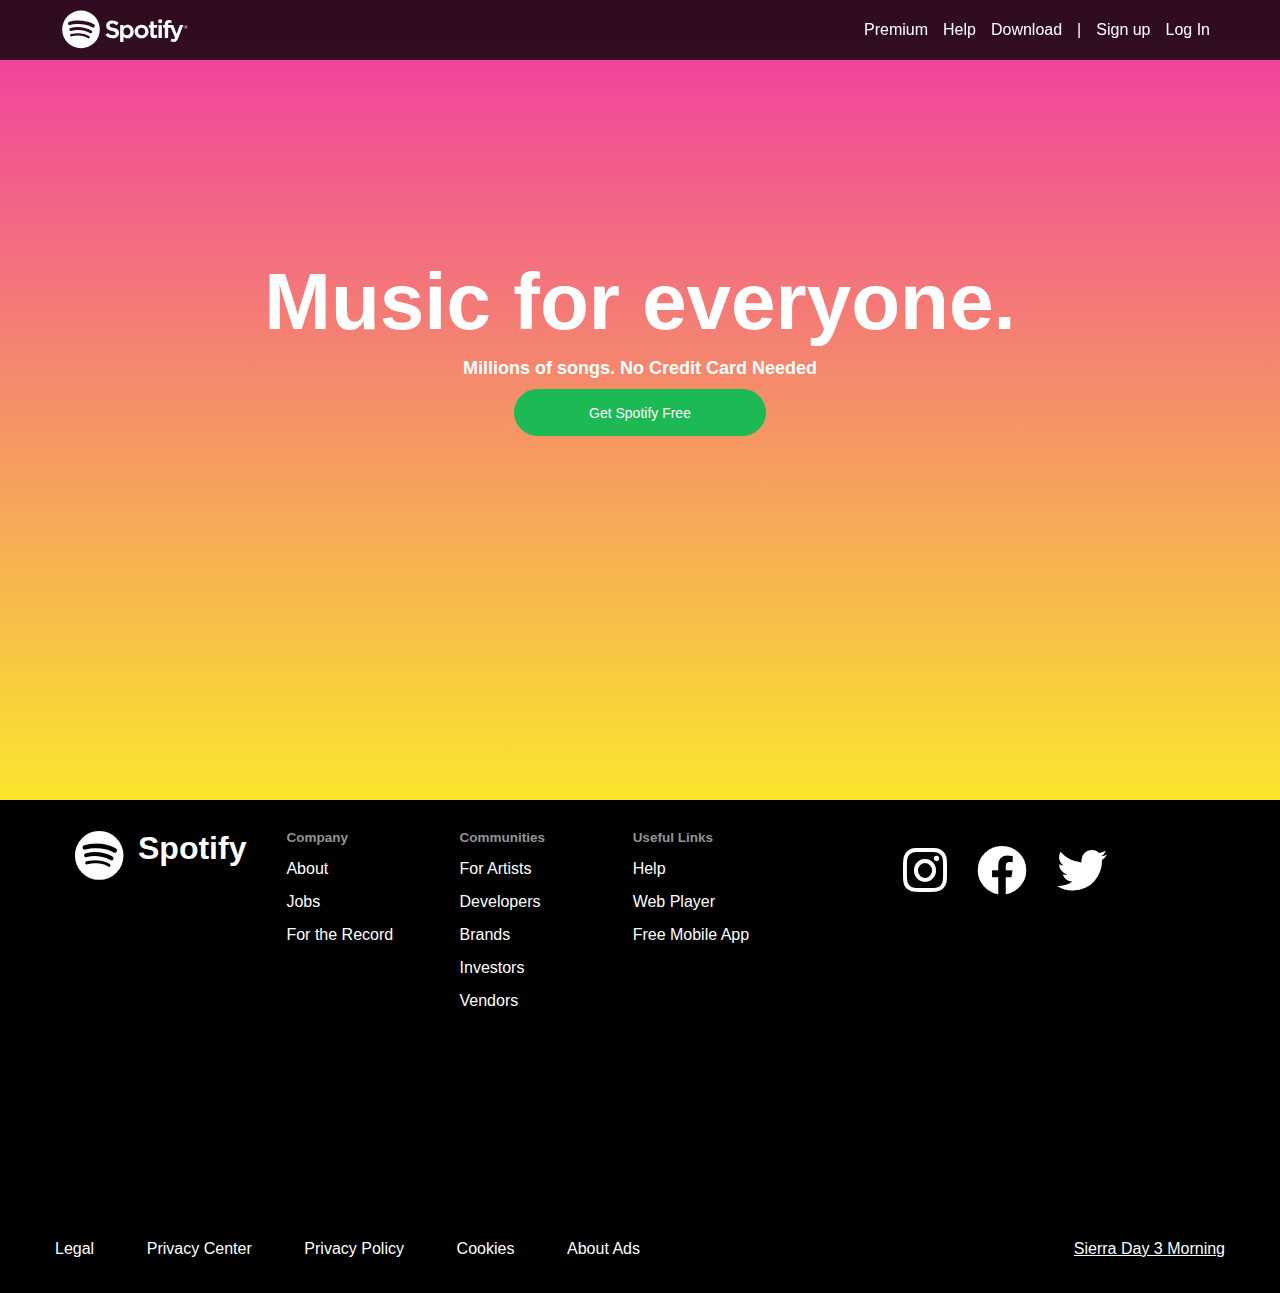
<file: index.html>
<!DOCTYPE html>
<html lang="en">

<head>
  <meta charset="UTF-8">
  <meta name="viewport" content="width=device-width, initial-scale=1.0">
  <meta http-equiv="X-UA-Compatible" content="ie=edge">
  <title>Music for everyone - Spotify</title>
  <link rel="stylesheet" href="https://cdnjs.cloudflare.com/ajax/libs/font-awesome/5.11.2/css/all.css">
  <meta name="viewport" content="width=device-width, initial-scale=1, shrink-to-fit=no">
  <link rel="stylesheet" href="css/styles.css">
</head>

<body>
  <nav>
    <div class="container">
      <div class="left">
        <img class="spotify-logo" src="img/spotify-logo.svg" alt="spotify-logo">
      </div>
      <ul>
        <li><a href="./text.html">Premium</a></li>
        <li><a href="">Help</a></li>
        <li><a href="">Download</a></li>
        <li><a>|</a></li>
        <li><a href="">Sign up</a></li>
        <li><a href="">Log In</a></li>
      </ul>
    </div>
  </nav>
  <section>
    <div class="jumbotron">
      <div class="hero-img">
        <div class="main-content">
          <h1>Music for everyone.</h1>
          <h4>Millions of songs. No Credit Card Needed</h4>
          <button>Get Spotify Free</button>
        </div>
      </div>
    </div>
  </section>
  <footer>
    <div class="container">
      <div class="column footer-logo">
        <i class="fab fa-spotify"></i><h1>Spotify</h1>
      </div>
      <div class="column">
        <h1>Company</h1>
        <p>About</p>
        <p>Jobs</p>
        <p>For the Record</p>
      </div>
      <div class="column">
        <h1>Communities</h1>
        <p>For Artists</p>
        <p>Developers</p>
        <p>Brands</p>
        <p>Investors</p>
        <p>Vendors</p>
      </div>
      <div class="column">
        <h1>Useful Links</h1>
        <p>Help</p>
        <p>Web Player</p>
        <p>Free Mobile App</p>
      </div>
      <div class="column footer-icons">
        <i class="fab fa-instagram"></i>
        <i class="fab fa-facebook"></i>
        <i class="fab fa-twitter"></i>
      </div>
    </div>
  </footer>
  <div class="footer">
    <div class="container">
      <div class="left">
        <p>Legal</p>
        <p>Privacy Center</p>
        <p>Privacy Policy</p>
        <p>Cookies</p>
        <p>About Ads</p>
      </div>
      <div class="right">
        <a href="group.html">Sierra Day 3 Morning</a>
      </div>
    </div>
  </div>
</body>

</html>
</file>
<file: css/styles.css>
* {
  margin: 0;
  padding: 0;
  color: white;
  font-family: Circular, spotify-circular, Helvetica, Arial, sans-serif;
}

body {
  background-color: black;
}

nav {
  width: 100%;
  height: 60px;
  display: flex;
  position: fixed;
  justify-content: space-between;
  background-color: rgba(0,0,0,0.8);
}

section {
  height: 800px;
  background-color: #f037a5;
  background: linear-gradient(#f037a5 -60%,#fae62d 140%);
  background:-webkit-gradient(linear,left top,left bottom,color-stop(-60%,#f037a5),color-stop(140%,#fae62d));
}

.hero-img {
  height: 100%; 
  background-size: cover;
  background-position: center;     
  background-repeat: no-repeat;     
  background-image: url("https://www.scdn.co/i/home/hero-burst.svg");     
}

.main-content {
  padding-top: 20%;
  transition: transform .2s; /* Animation */
}

.main-content > h1:hover {
  transform: scale(1.05);
}

button {
  border: 0px;
  font-size: 14px;
  width: 252.656px;
  height: 47.4844px;
  border-radius: 500px;
  background-color: #1DB954;
}

button:hover {
  border: 0px;
  font-size: 14px;
  width: 252.656px;
  cursor: pointer;
  height: 47.4844px;
  border-radius: 500px;
  border: 1px solid white;
  background-color: #1DB954;
}

footer {
  height: 600px;
  background-color: black;
}

.spotify-logo {
  width: 140px;
  height: 40px;
}

.left {
  flex: 1;
  display: flex;
  align-items: center;
}

.container {
  width: 100%;
  height: 100%;
  display: flex;
  margin: 0 auto;
  padding: 0 15px;
  max-width: 1170px;
}

.container > ul {
  flex: 1;
  display: flex;
  align-items: center;
  justify-content: flex-end;
}

ul > li {
  list-style: none;
  margin-right: 15px;
}

ul > li > a {
  text-decoration: none;
}

section {
  display: flex;
  align-items: center;
  justify-content: center;
}

.jumbotron {
  width: 100%;
  height: 100%;
  text-align: center;
}

.main-content > h1 {
  font-size: 80px;
  margin-bottom: 10px;
}

.main-content > h4 {
  font-size: 18px;
  margin-bottom: 10px;
}

footer {
  display: flex;
  padding: 10px;
  max-height: 400px;
  justify-content: space-around;
}

.footer-logo {
  display: flex;
}

.column {
  flex: 1;
  margin: 10px;
  padding: 10px;
}

.column > h1 {
  color: #919496;
  font-size: 13.5px;
}

.column > h1, p {
  margin-bottom: 15px;
}

.footer-logo > h1 {
  color: white;
  font-size: 2em;
  margin-left: 15px;
  margin-bottom: 15px;
}

.footer-icons {
  flex: 3;
  display: flex;
  justify-content: center;
}

.footer-icons > .fab {
  margin: 15px;
}

.footer-icons > .fab:hover {
  color: green;
}

.footer {
  display: flex;
  padding: 20px;
}

.container > .left {
  flex: 1;
  justify-content: space-between;
}
.container > .right {
  flex: 1;
  display: flex;
  justify-content: flex-end;
}

.fab {
  font-size: 50px;
}

a:hover {
  color: green;

}

.column > p:hover {
  color: green;
  cursor: pointer;
}

.left > p:hover {
  color: green;
}

@media (min-width: 576px) {
  footer {
    /* background-color: red; */
  }
}

@media (min-width: 768px) {
  footer {
    /* background-color: blue; */
  }
}
</file>
